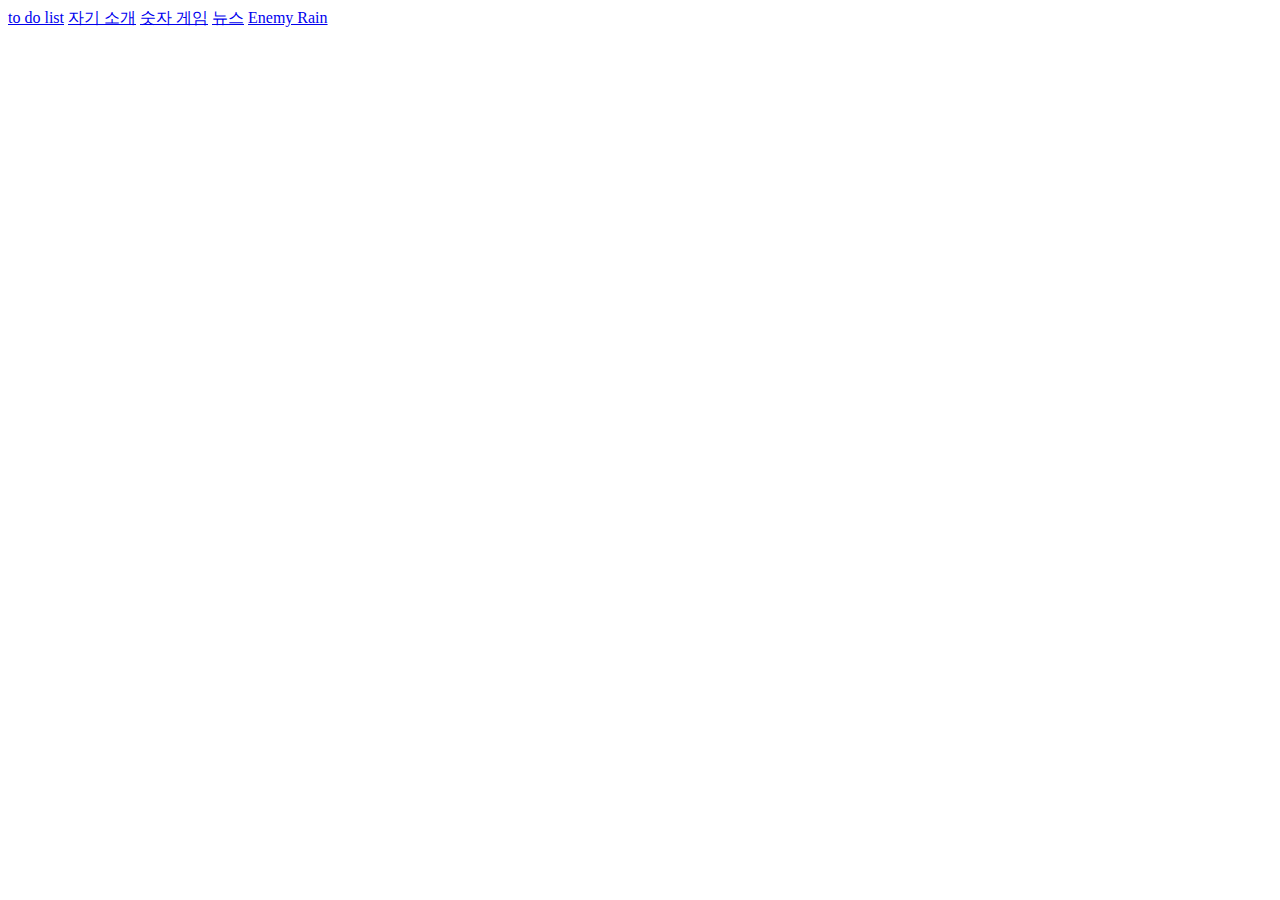
<file: index.html>
<!DOCTYPE html>
<html lang="en">
<head>
    <meta charset="UTF-8">
    <meta name="viewport" content="width=device-width, initial-scale=1.0">
    <title>Document</title>
</head>
<body>
    <a href="./todo/index.html">to do list</a>
    <a href="./introduce/index.html">자기 소개</a>
    <a href="./game2/game2.html">숫자 게임</a>
    <a href="./news/index.html">뉴스</a>
    <a href="./Enemy-rain/index.html">Enemy Rain</a>
</body>
</html>
</file>
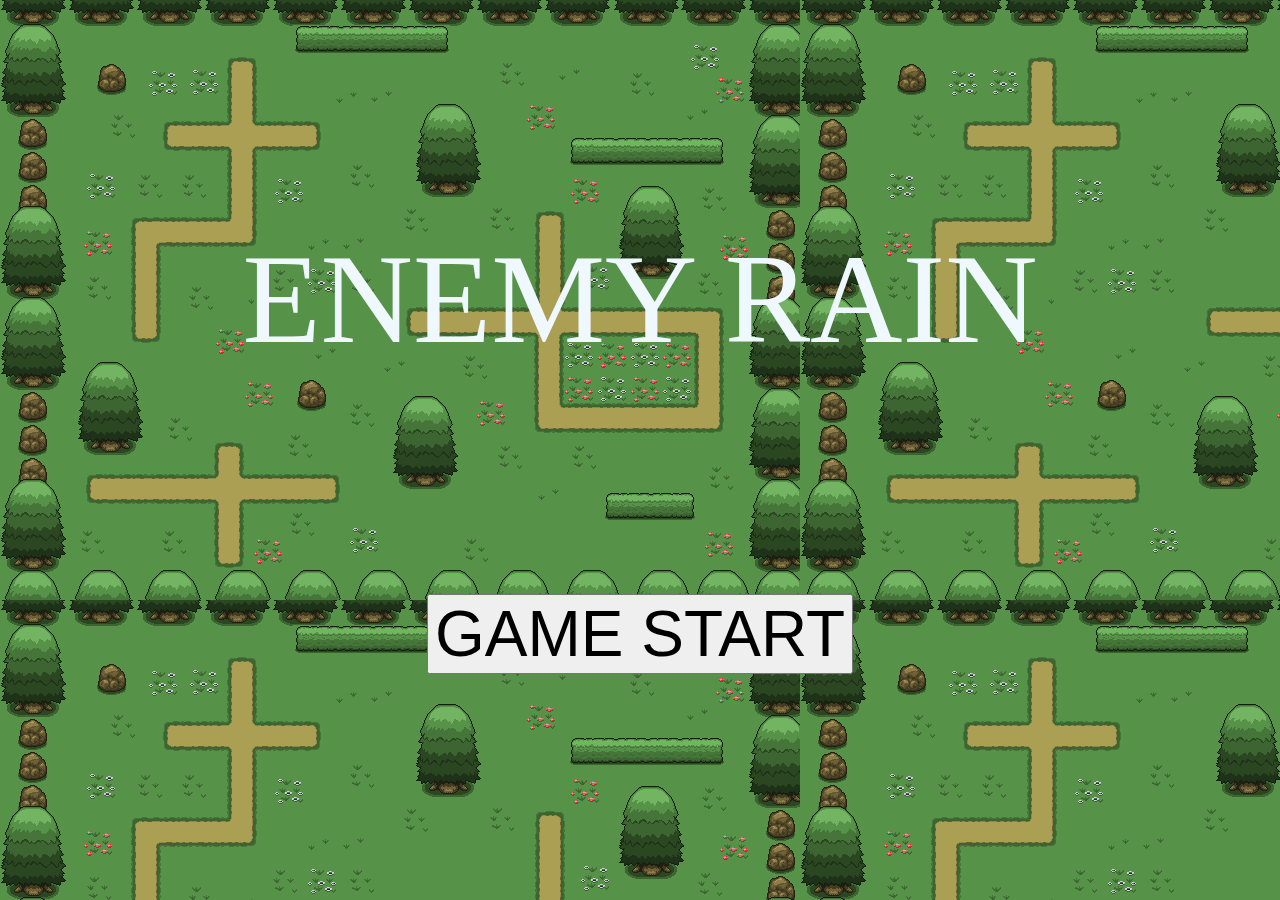
<file: Enemy-rain/index.html>
<!DOCTYPE html>
<html>
  <head>
    <meta charset="utf-8">
    <meta name="viewport" content="width=device-width">
    <title>repl.it</title>
    <link href="style.css" rel="stylesheet" type="text/css" />
  </head>
  <body>
    <div id="bg"></div>

    <script src="hero.js"></script>
    <script src="enemy.js"></script>
    <script src="init.js"></script>
  </body>
</html>
</file>
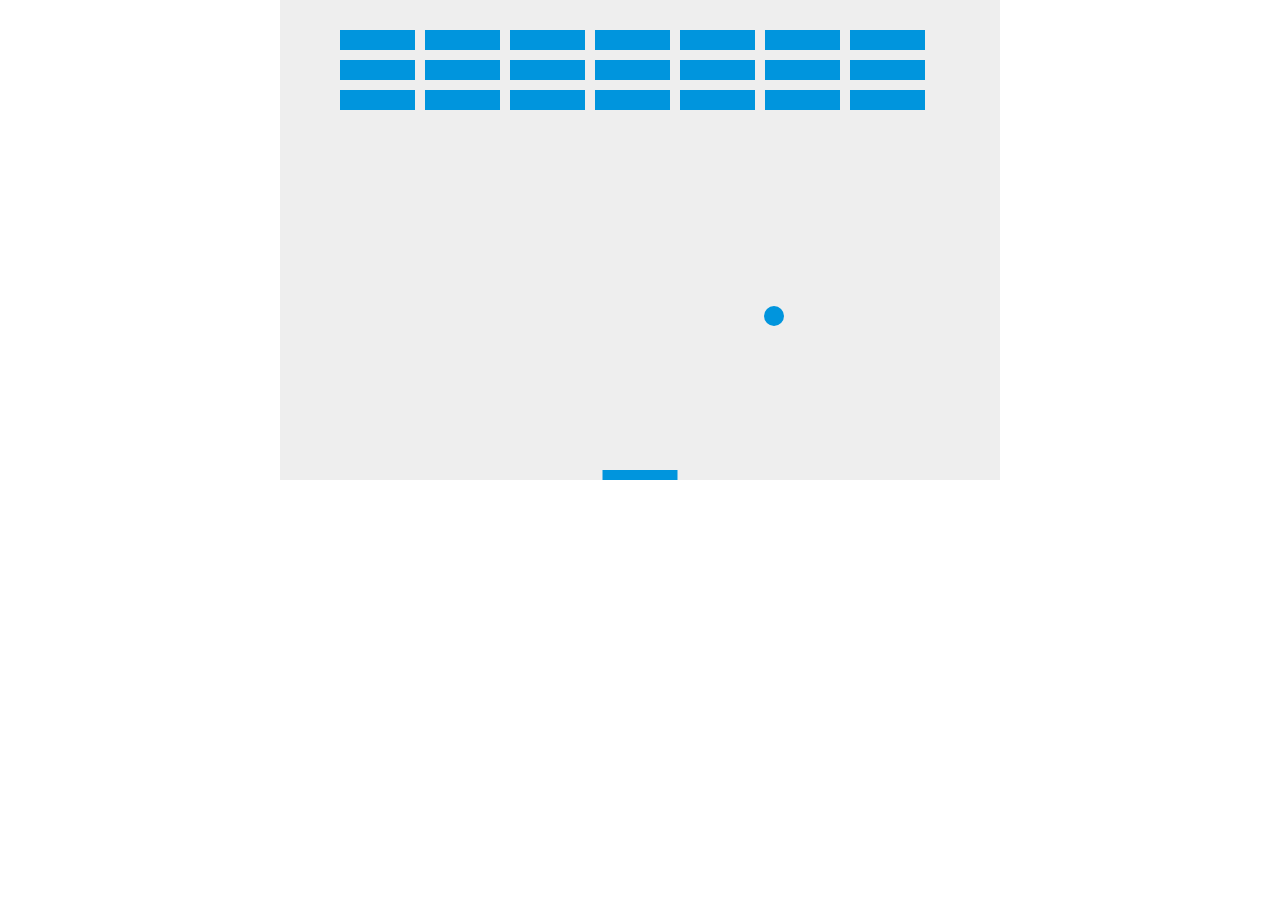
<file: htmlGame/index.html>
<!DOCTYPE html>
<html lang="en">
<head>
  <meta charset="UTF-8">
  <meta name="viewport" content="width=device-width, initial-scale=1.0">
  <title>Document</title>
  <link rel="stylesheet" href="./index.css"/>
</head>
<body>
  <canvas id="canvas" width="720" height="480"></canvas>

  <script src="./init.js"></script>
  <script src="./drawBall.js"></script>
  <script src="./drawPaddle.js"></script>
  <script src="./drawBricks.js"></script>
  <script src="./collision.js"></script>
</body>
</html>
</file>
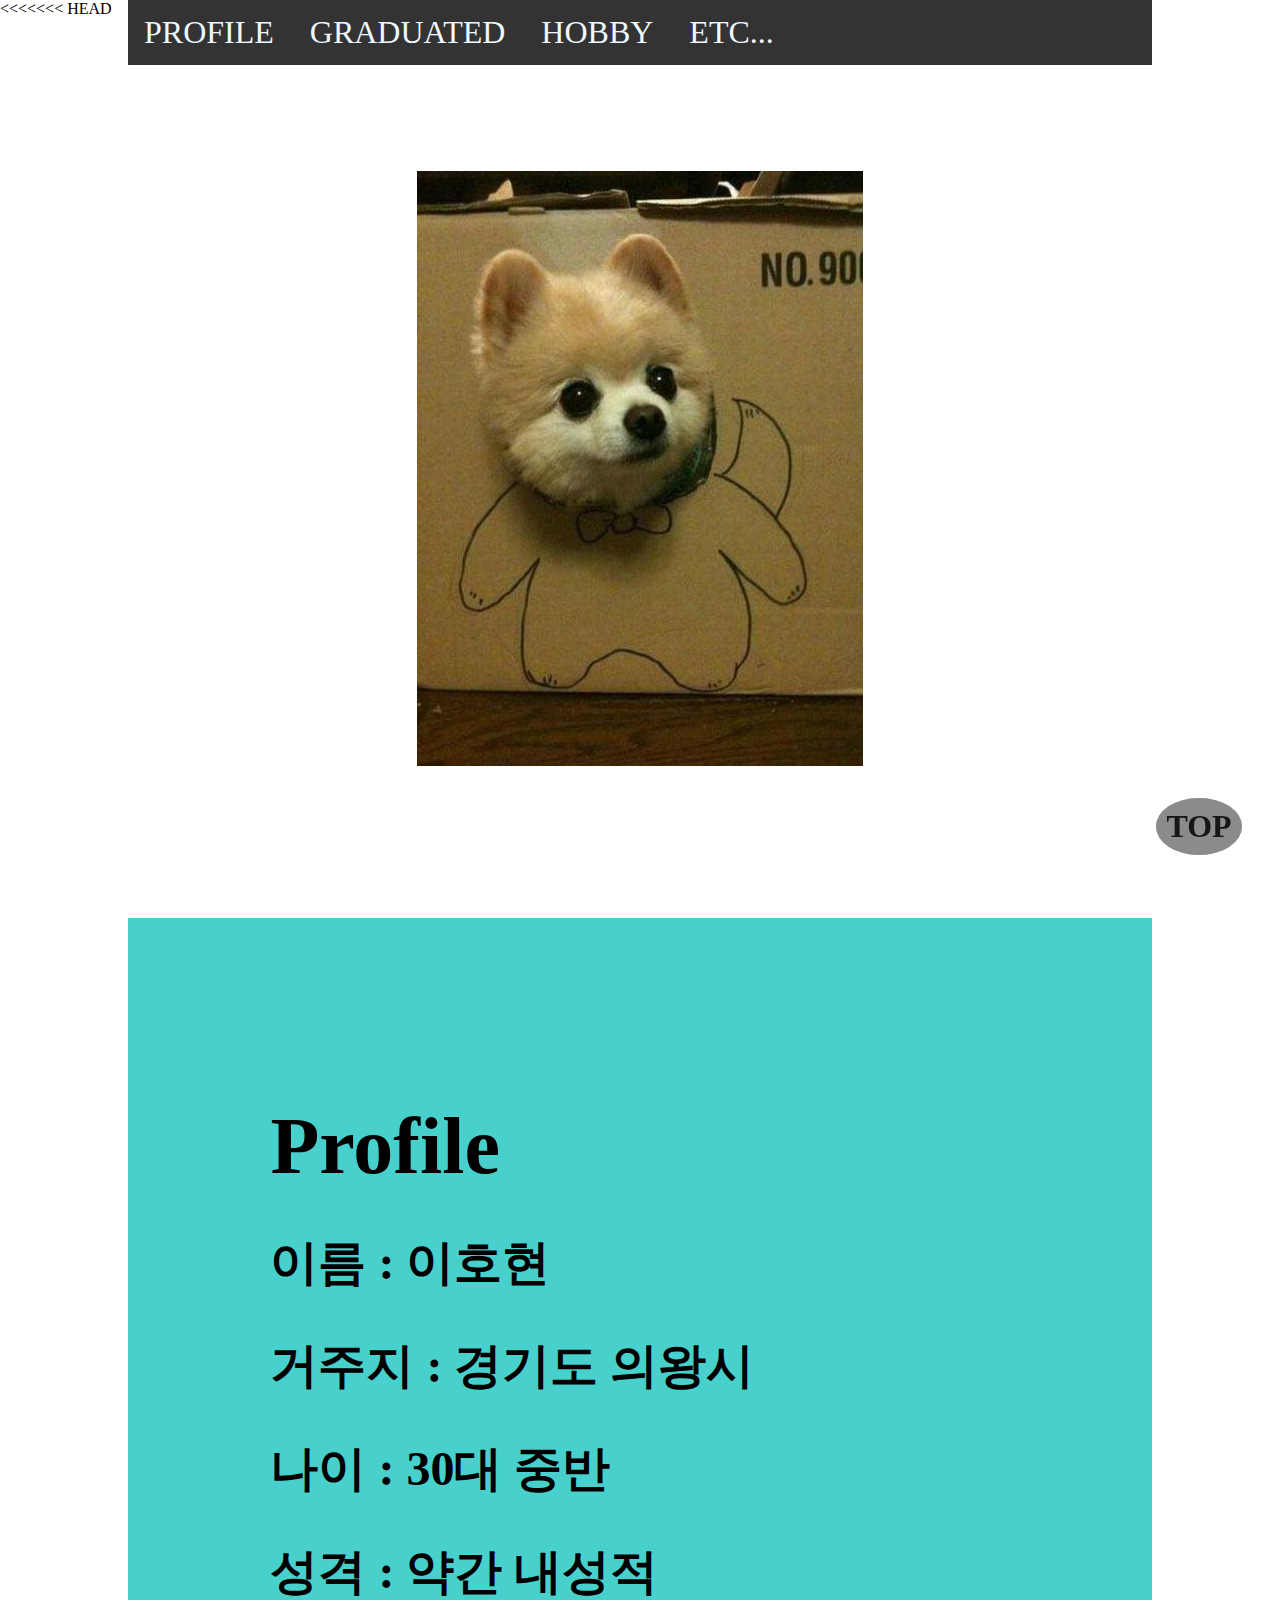
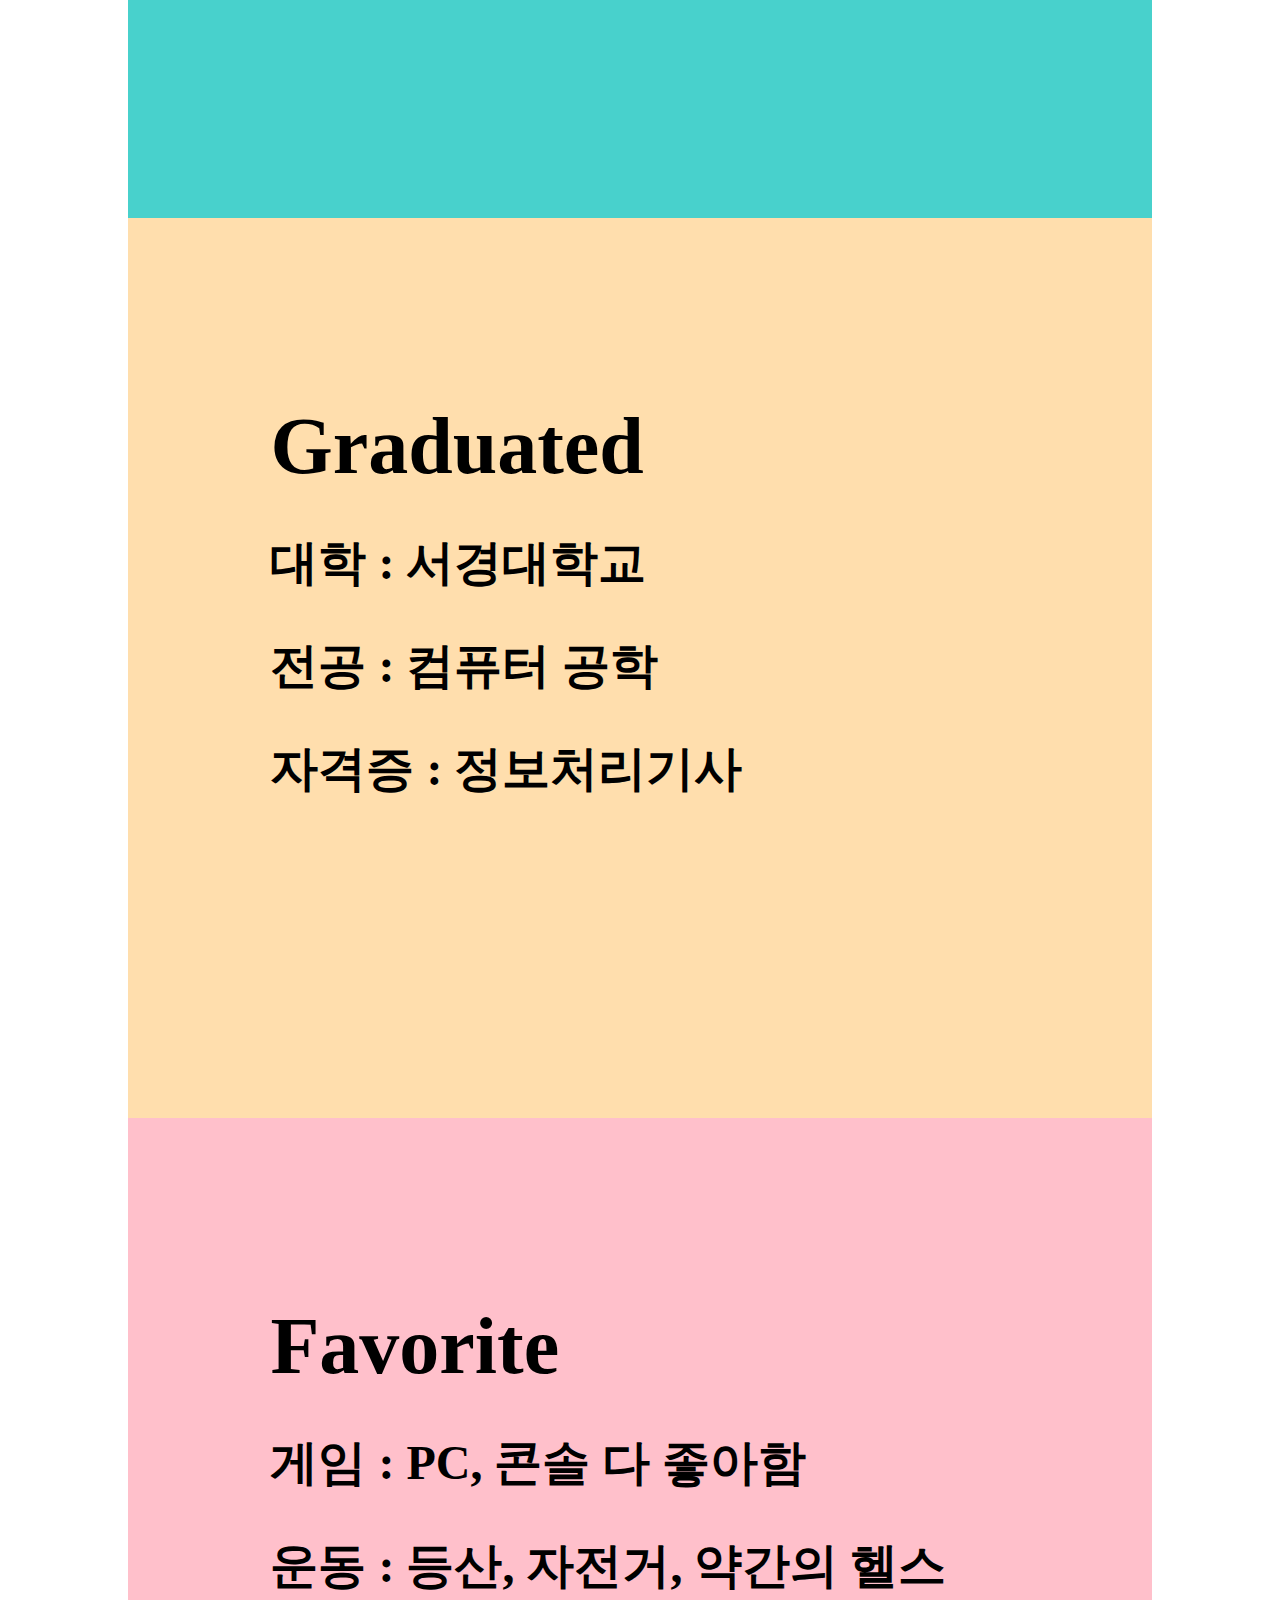
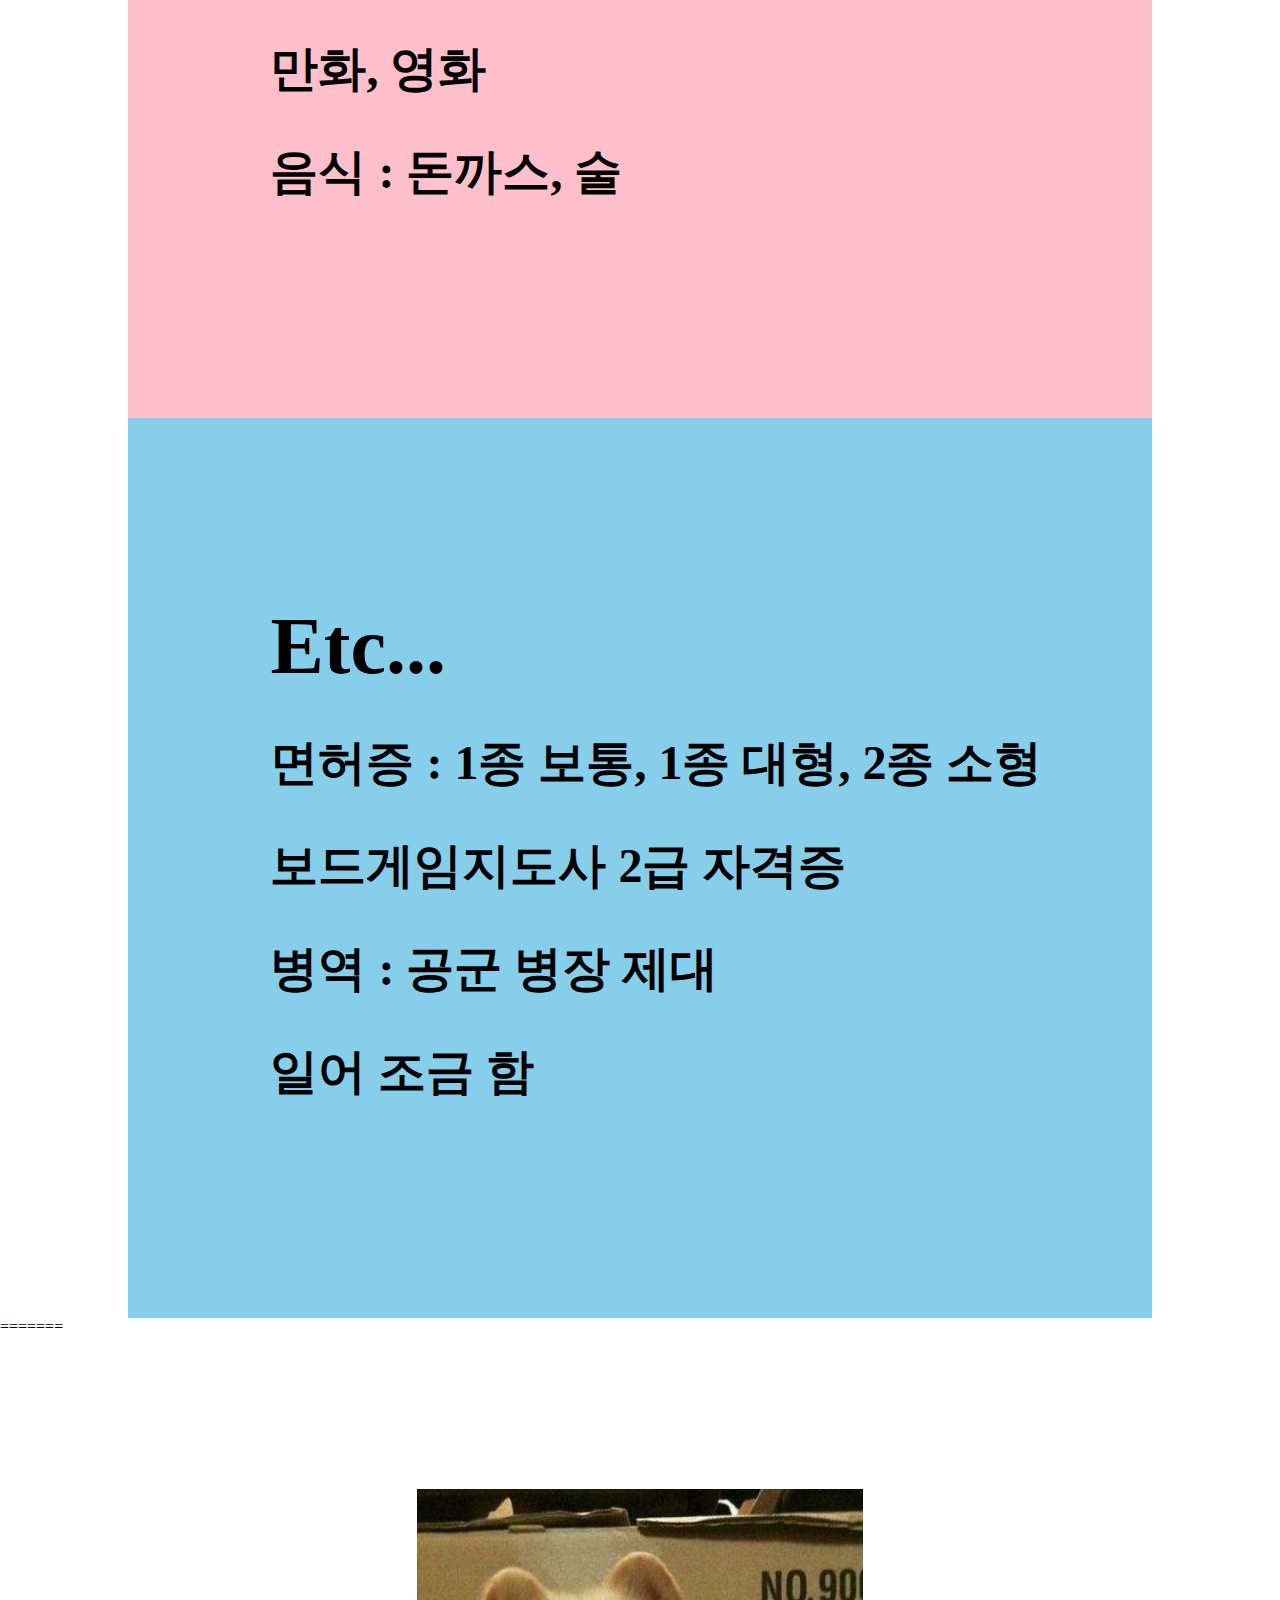
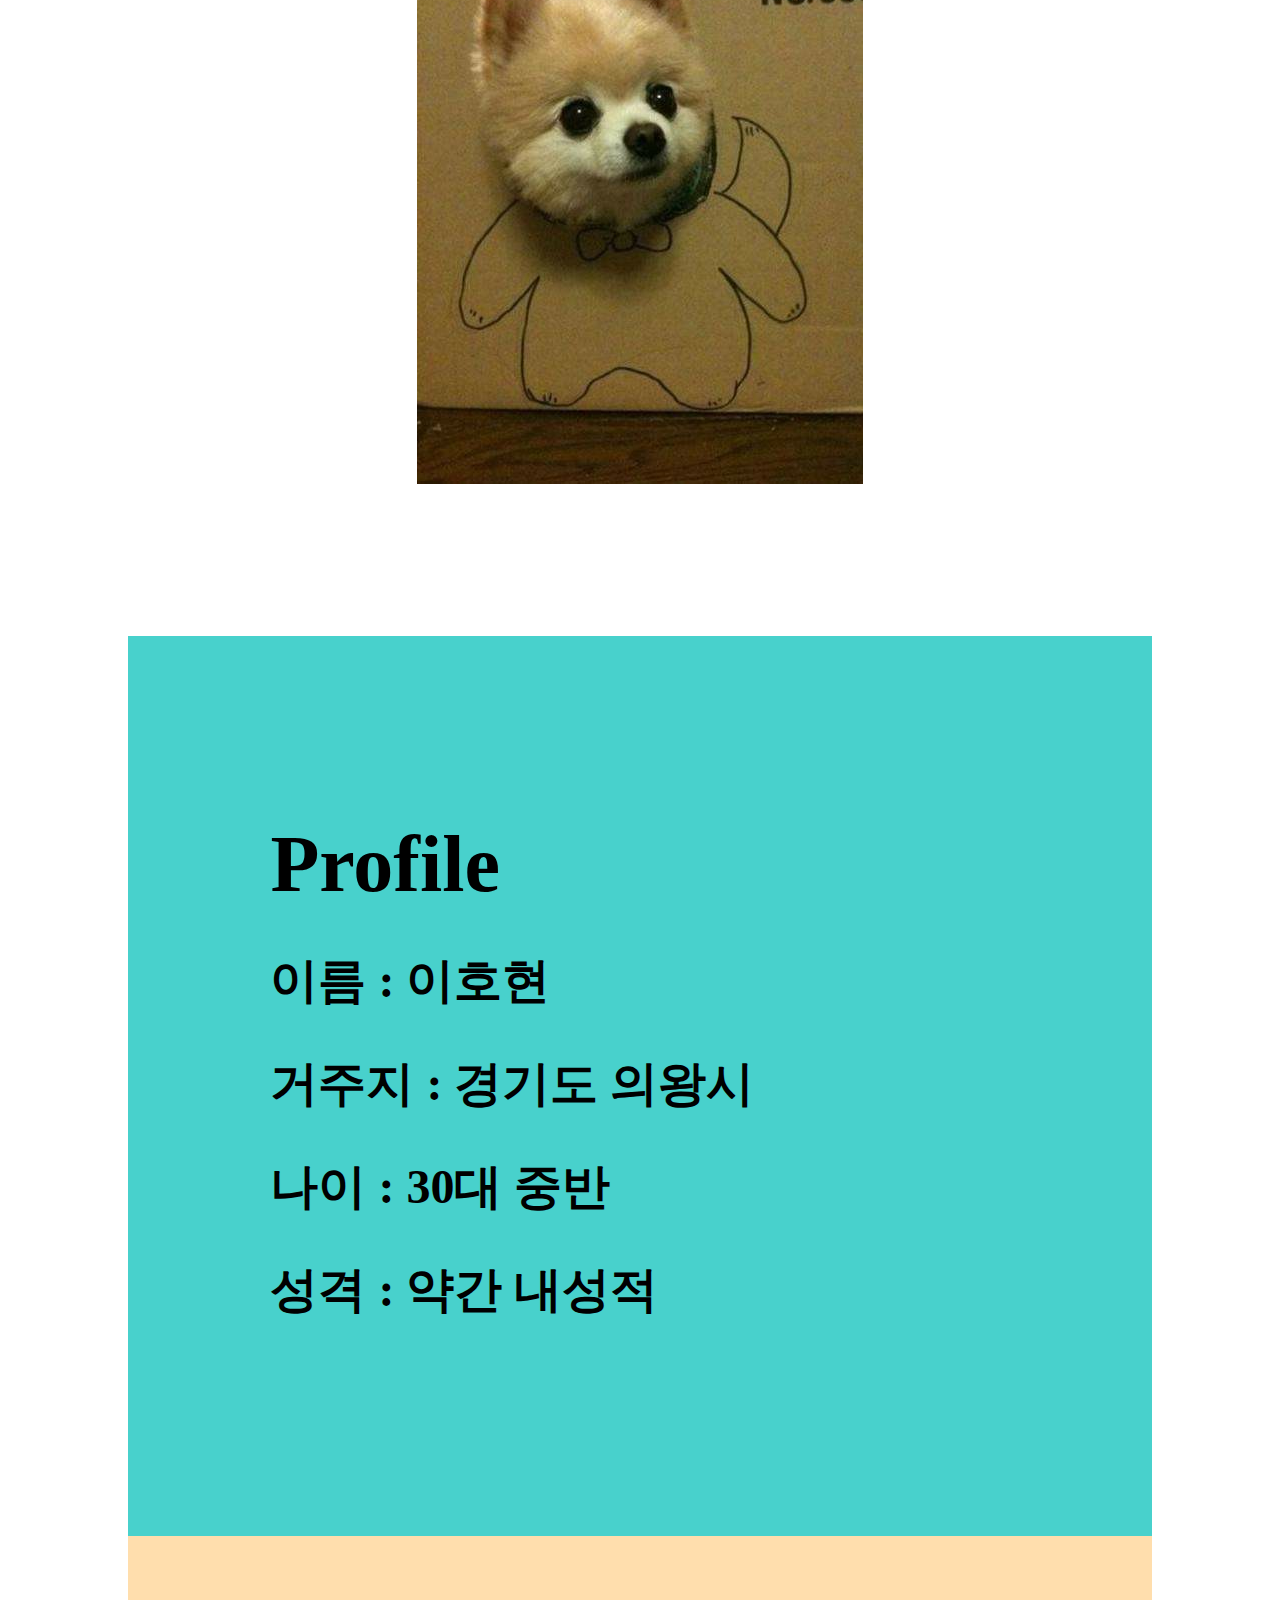
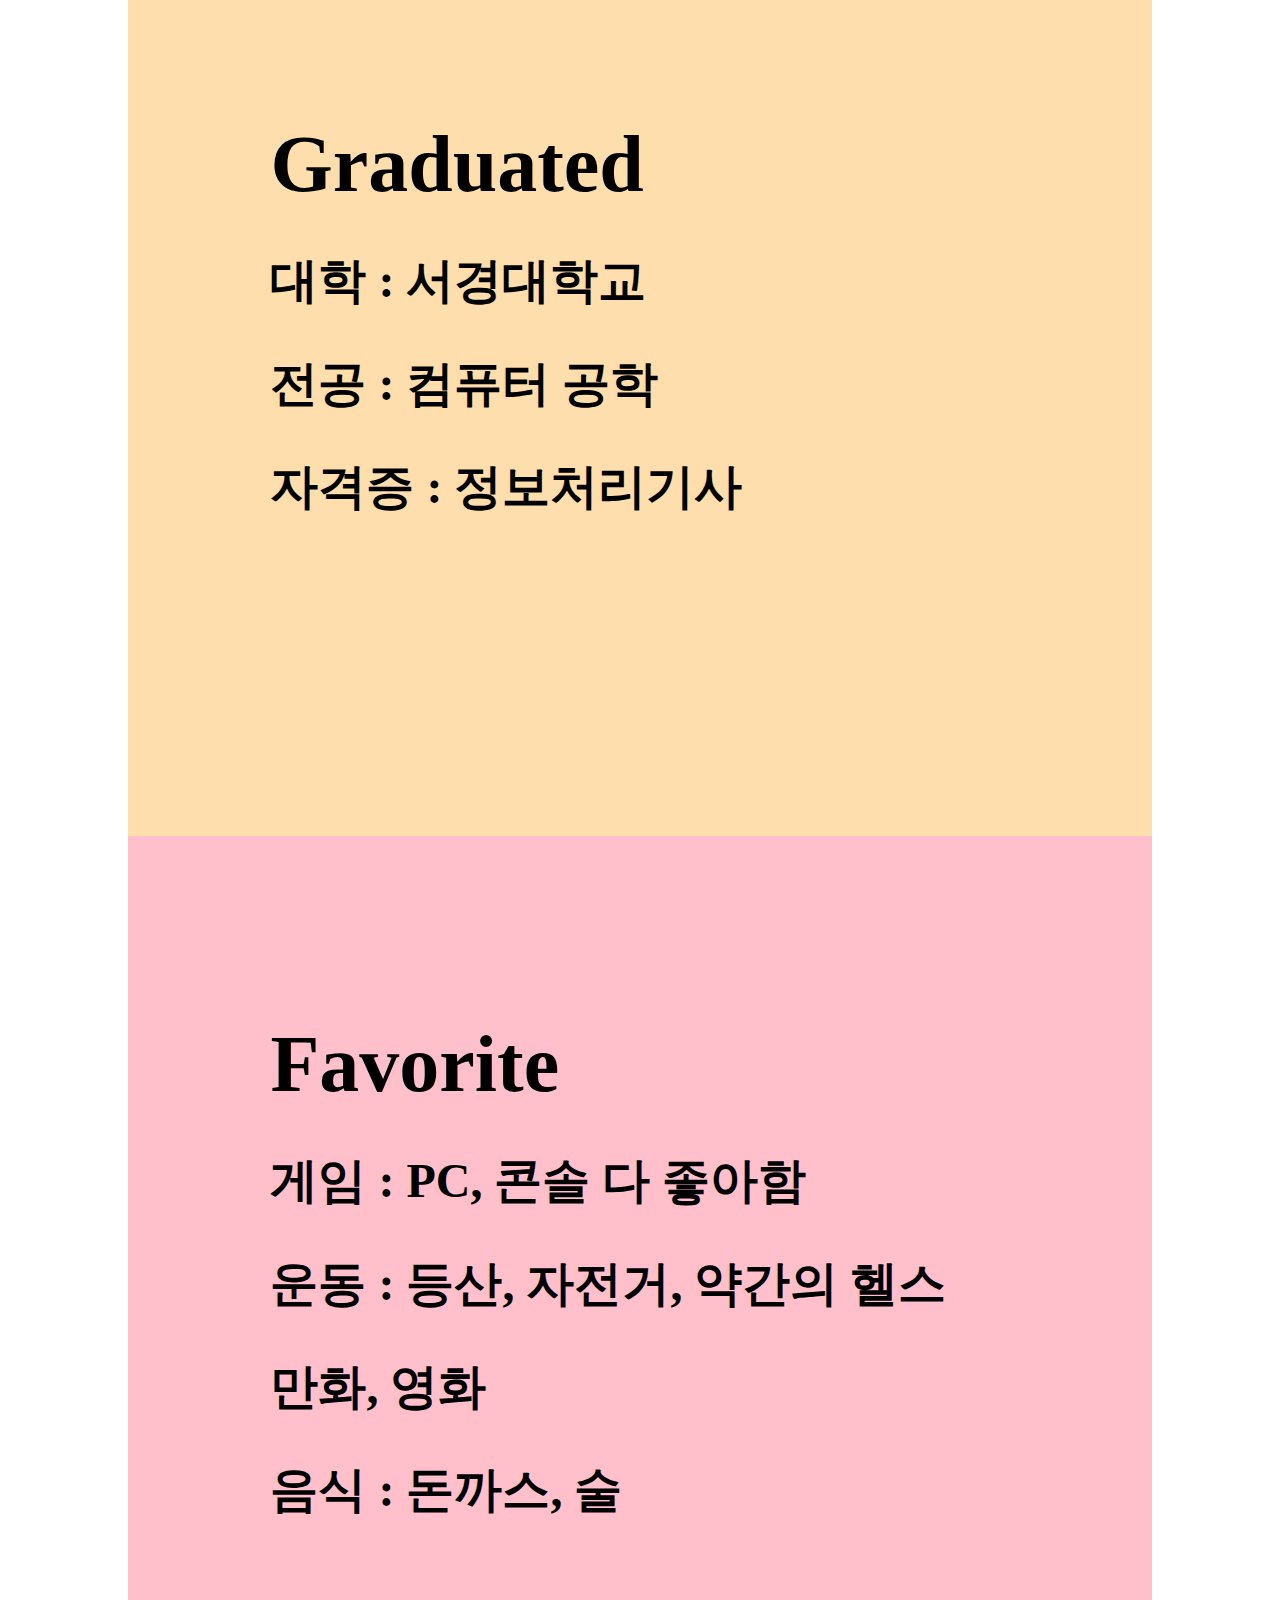
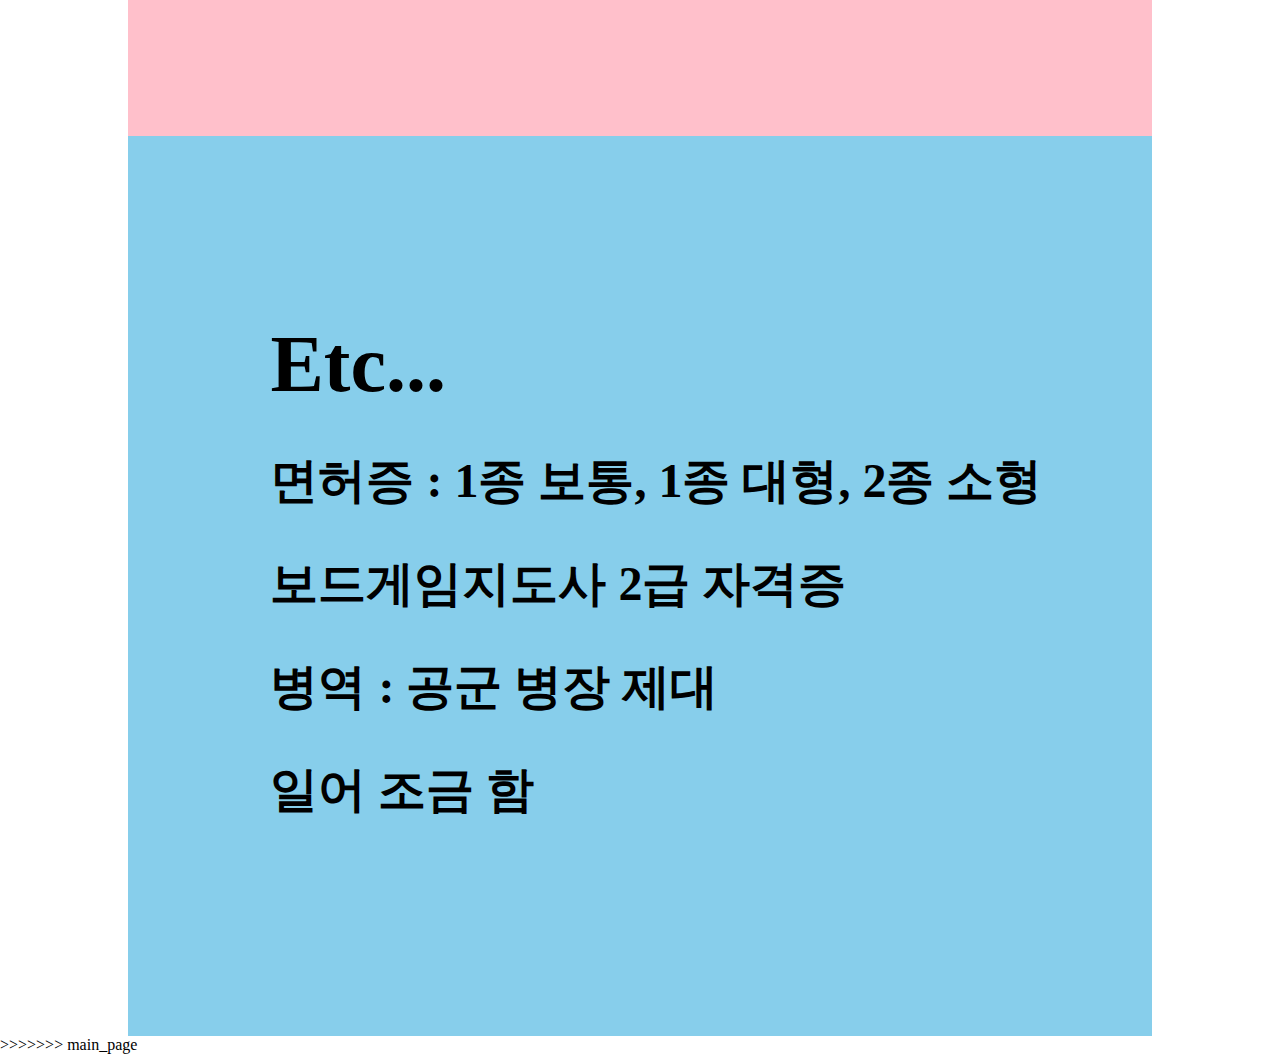
<file: introduce/index.html>
<<<<<<< HEAD
<!DOCTYPE html>
<html lang="en">
<head>
    <meta charset="UTF-8">
    <meta name="viewport" content="width=device-width, initial-scale=1.0">
    <link rel="stylesheet" href="./index.css" />
    <title>Document</title>
</head>
<body>
    <header>
        <ul class="nav">
            <li><a href="#profile">PROFILE</a></li>
            <li><a href="#graduated">GRADUATED</a></li>
            <li><a href="#favorite">HOBBY</a></li>
            <li><a href="#etc">ETC...</a></li>
        </ul>
        <div class="container">
            <div class="img-container">
                <img class="picture" src="./img/dog.jpg" />
            </div>
        </div>
    </header>
    <div class="contents">
        <div id="profile" class="container">
            <div class="content-box">
                <ul>
                    <li>Profile</li>
                    <li>이름 : 이호현</li>
                    <li>거주지 : 경기도 의왕시</li>
                    <li>나이 : 30대 중반</li>
                    <li>성격 : 약간 내성적</li>
                </ul>
            </div>
        </div>
        <div id="graduated" class="container">
            <div class="content-box">
                <ul>
                    <li>Graduated</li>
                    <li>대학 : 서경대학교</li>
                    <li>전공 : 컴퓨터 공학</li>
                    <li>자격증 : 정보처리기사</li>
                </ul>
            </div>
        </div>
        <div id="favorite" class="container">
            <div class="content-box">
                <ul>
                    <li>Favorite</li>
                    <li>게임 : PC, 콘솔 다 좋아함</li>
                    <li>운동 : 등산, 자전거, 약간의 헬스</li>
                    <li>만화, 영화</li>
                    <li>음식 : 돈까스, 술</li>
                </ul>
            </div>
        </div>
        <div id="etc" class="container">
            <div class="content-box">
                <ul>
                    <li>Etc...</li>
                    <li>면허증 : 1종 보통, 1종 대형, 2종 소형</li>
                    <li>보드게임지도사 2급 자격증</li>
                    <li>병역 : 공군 병장 제대</li>
                    <li>일어 조금 함</li>
                </ul>
            </div>
        </div>
    </div>
    <div class="btn-top">
        <a href="#">TOP</a>
    </div>
</body>
=======
<!DOCTYPE html>
<html lang="en">
<head>
    <meta charset="UTF-8">
    <meta name="viewport" content="width=device-width, initial-scale=1.0">
    <link rel="stylesheet" href="./index.css" />
    <title>Document</title>
</head>
<body>
    <header>
        <ul class="nav">
            <li><a href="#profile">PROFILE</a></li>
            <li><a href="#graduated">GRADUATED</a></li>
            <li><a href="#favorite">HOBBY</a></li>
            <li><a href="#etc">ETC...</a></li>
        </ul>
        <div class="container">
            <div class="img-container">
                <img class="picture" src="./img/dog.jpg" />
            </div>
        </div>
    </header>
    <div class="contents">
        <div id="profile" class="container">
            <div class="content-box">
                <ul>
                    <li>Profile</li>
                    <li>이름 : 이호현</li>
                    <li>거주지 : 경기도 의왕시</li>
                    <li>나이 : 30대 중반</li>
                    <li>성격 : 약간 내성적</li>
                </ul>
            </div>
        </div>
        <div id="graduated" class="container">
            <div class="content-box">
                <ul>
                    <li>Graduated</li>
                    <li>대학 : 서경대학교</li>
                    <li>전공 : 컴퓨터 공학</li>
                    <li>자격증 : 정보처리기사</li>
                </ul>
            </div>
        </div>
        <div id="favorite" class="container">
            <div class="content-box">
                <ul>
                    <li>Favorite</li>
                    <li>게임 : PC, 콘솔 다 좋아함</li>
                    <li>운동 : 등산, 자전거, 약간의 헬스</li>
                    <li>만화, 영화</li>
                    <li>음식 : 돈까스, 술</li>
                </ul>
            </div>
        </div>
        <div id="etc" class="container">
            <div class="content-box">
                <ul>
                    <li>Etc...</li>
                    <li>면허증 : 1종 보통, 1종 대형, 2종 소형</li>
                    <li>보드게임지도사 2급 자격증</li>
                    <li>병역 : 공군 병장 제대</li>
                    <li>일어 조금 함</li>
                </ul>
            </div>
        </div>
    </div>
    <div class="btn-top">
        <a href="#">TOP</a>
    </div>
</body>
>>>>>>> main_page
</html>
</file>
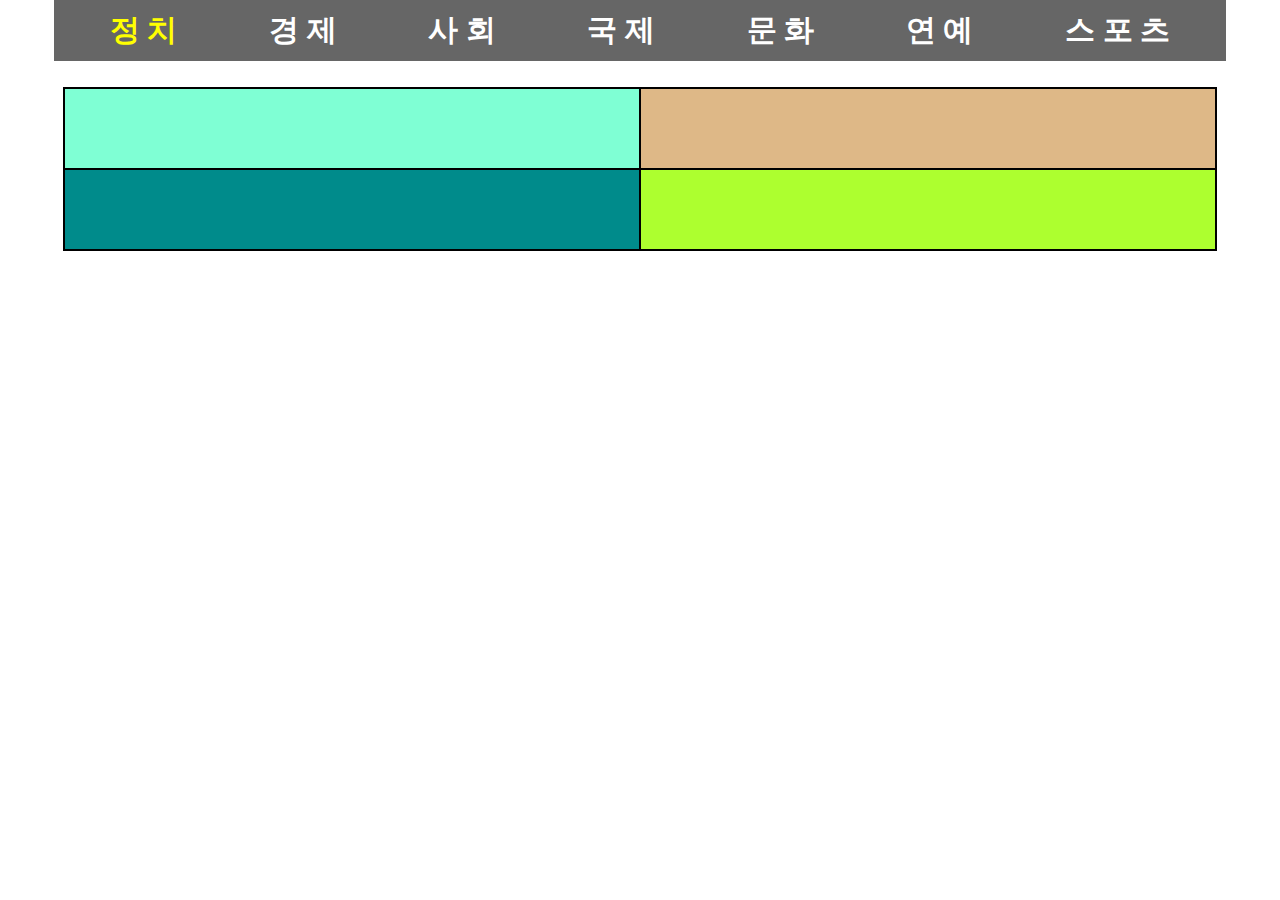
<file: news/index.html>
<!DOCTYPE html>
<html lang="en">
<head>
    <meta charset="UTF-8">
    <meta name="viewport" content="width=device-width, initial-scale=1.0">
    <title>News</title>
    <link rel="stylesheet" href="./index.css" />
</head>
<body>
    <header>
        <ul class="categoryList">
        </ul>
    </header>
    <div class="contents">
        <div class="content1">
            <h1></h1>
            <span></span>
            <a target="_blank"></a>
        </div>
        <div class="content2">
            <h1></h1>
            <span></span>
            <a target="_blank"></a>
        </div>
        <div class="content3">
            <h1></h1>
            <span></span>
            <a target="_blank"></a>
        </div>
        <div class="content4">
            <h1></h1>
            <span></span>
            <a target="_blank"></a>
        </div>
    </div>
    <div class="paging"></div>

    <script src="./xmlparse.js"></script>
</body>
</html>
</file>
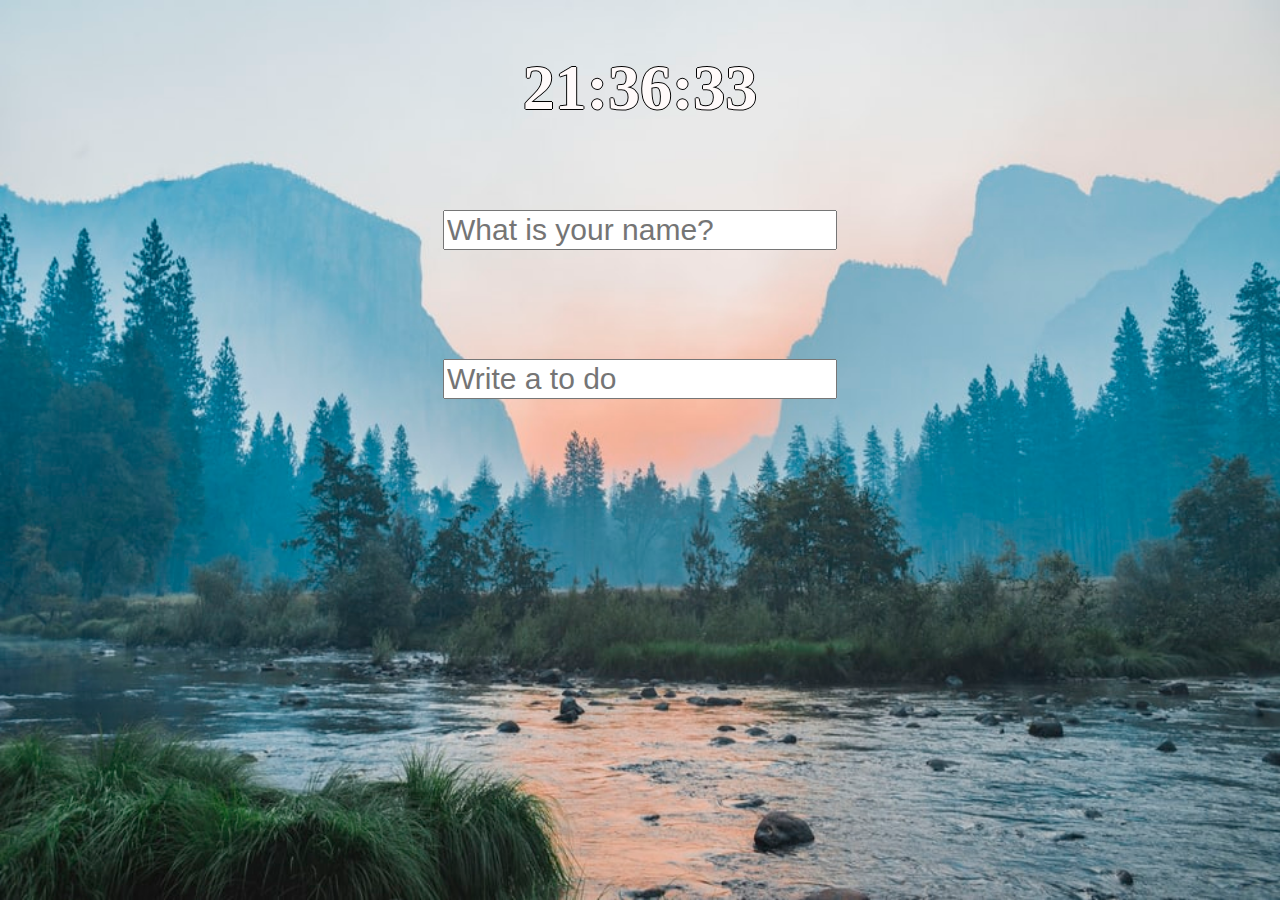
<file: todo/index.html>
<!DOCTYPE html>
<html lang="en">
<head>
    <meta charset="UTF-8">
    <meta name="viewport" content="width=device-width, initial-scale=1.0">
    <link rel="stylesheet" href="./index.css" />
    <title>Document</title>
</head>
<body>
    <div class="js-clock clock">
        <h1>00:00</h1>
    </div>
    <form class="js-form form">
        <input type="text" placeholder="What is your name?" />
    </form>
    <h4 class="js-greetings greetings"></h4>
    <form class="js-todoForm">
        <input type="text" placeholder="Write a to do" />
    </form>
    <ul class="js-todoList todoList">
    </ul>
    <div class="js-weather weather"></div>

    <script src="./clock.js"></script>
    <script src="./greeting.js"></script>
    <script src="./todo.js"></script>
    <script src="./bg.js"></script>
    <script src="./weather.js"></script>
</body>
</html>
</file>
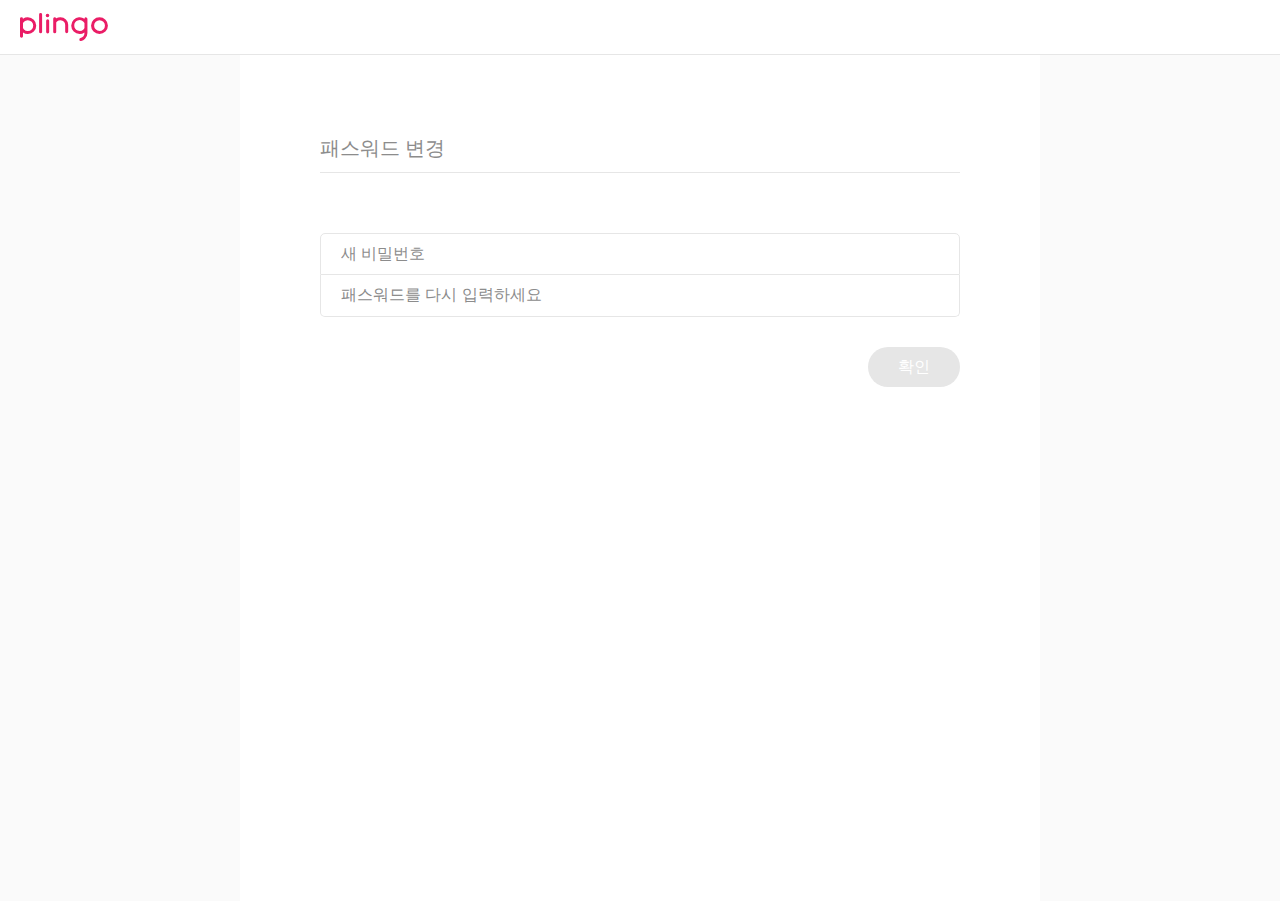
<file: reset.html>
<!DOCTYPE html>
<html lang="en">
<head>
  <meta charset="UTF-8">
  <meta http-equiv="X-UA-Compatible" content="IE=edge">
  <meta name="viewport" content="width=device-width, initial-scale=1.0">
  <link rel="stylesheet" href="./reset.css"/>
  <title>Document</title>
</head>
<body>
  <header>
    <svg class="plingo" cal xmlns="http://www.w3.org/2000/svg" viewBox="0 0 112.8 36">
      <path fill="#ea1d66" style="fill-rule:evenodd" d="M14.91,21.07a6.71,6.71,0,0,1-4.9,2,6.71,6.71,0,0,1-4.9-2,7.16,7.16,0,0,1-1.26-1.69V13a7.35,7.35,0,0,1,1.26-1.7,6.71,6.71,0,0,1,4.9-2,6.71,6.71,0,0,1,4.9,2,6.71,6.71,0,0,1,2,4.9,6.71,6.71,0,0,1-2,4.9M10.1,5.39A10.4,10.4,0,0,0,3.85,7.3h0A1.92,1.92,0,0,0,0,7.53H0V29.65a1.93,1.93,0,1,0,3.85.09V25A10.31,10.31,0,0,0,10,27a10.38,10.38,0,0,0,7.67-3.2,10.7,10.7,0,0,0,3.11-7.58,10.38,10.38,0,0,0-3.15-7.62A10.74,10.74,0,0,0,10.1,5.39M26.41,0a1.92,1.92,0,0,0-1.93,1.92h0V24.26a1.93,1.93,0,0,0,3.85,0V1.92A1.92,1.92,0,0,0,26.41,0m9.05,8.14a1.92,1.92,0,0,0-1.93,1.92v14.2a1.92,1.92,0,0,0,1.93,1.92h0a1.92,1.92,0,0,0,1.92-1.92h0V10.06a1.92,1.92,0,0,0-1.92-1.92h0M35.27,1h0a2.33,2.33,0,0,0,0,4.66h0a2.33,2.33,0,0,0,0-4.66M51.82,5.39a9.65,9.65,0,0,0-5.39,1.54L46.35,7a1.92,1.92,0,0,0-3.77.54V24.26a1.93,1.93,0,0,0,3.85,0V12.38a6.53,6.53,0,0,1,1-1.35,6.16,6.16,0,0,1,9,.35,6.07,6.07,0,0,1,1.49,4v8.85a1.93,1.93,0,0,0,3.85,0h0V15.4a9.64,9.64,0,0,0-2.92-7.08,9.65,9.65,0,0,0-7.09-2.93m55,15.68A6.93,6.93,0,0,1,95,16.17a6.93,6.93,0,0,1,13.86,0,6.69,6.69,0,0,1-2,4.9M109.5,8.55a10.78,10.78,0,0,0-15.25,0,10.38,10.38,0,0,0-3.15,7.62,10.42,10.42,0,0,0,3.15,7.63,10.8,10.8,0,0,0,15.25,0,10.39,10.39,0,0,0,3.16-7.63,10.35,10.35,0,0,0-3.16-7.62M82.63,19.38a7.49,7.49,0,0,1-1.27,1.69,6.94,6.94,0,0,1-11.83-4.9,6.93,6.93,0,0,1,11.83-4.9A7.33,7.33,0,0,1,82.63,13ZM84.55,5.61a1.92,1.92,0,0,0-1.9,1.68h0A10.83,10.83,0,0,0,68.81,8.58a10.76,10.76,0,0,0-3.13,7.59,10.39,10.39,0,0,0,3.16,7.62A10.71,10.71,0,0,0,76.37,27,10.36,10.36,0,0,0,82.63,25v.74a6.56,6.56,0,0,1-5.06,6.41,1.91,1.91,0,0,0-1.48,1.87h0A1.92,1.92,0,0,0,78.38,36a10.06,10.06,0,0,0,5-2.81,10.69,10.69,0,0,0,3.06-7.58v-18a1.93,1.93,0,0,0-1.93-1.92Z"></path>
    </svg>
  </header>
  <div class="main">
    <div class="reset-container">
      <p class="reset-title">패스워드 변경</p>
      <div class="input-container">
        <input class="input border1" placeholder="새 비밀번호" type="password"/>
        <input class="input border2" placeholder="패스워드를 다시 입력하세요" type="password"/>
      </div>
      <div class="button-container">
        <button class="button">확인</button>
      </div>
    </div>
  </div>
</body>
</html>
</file>
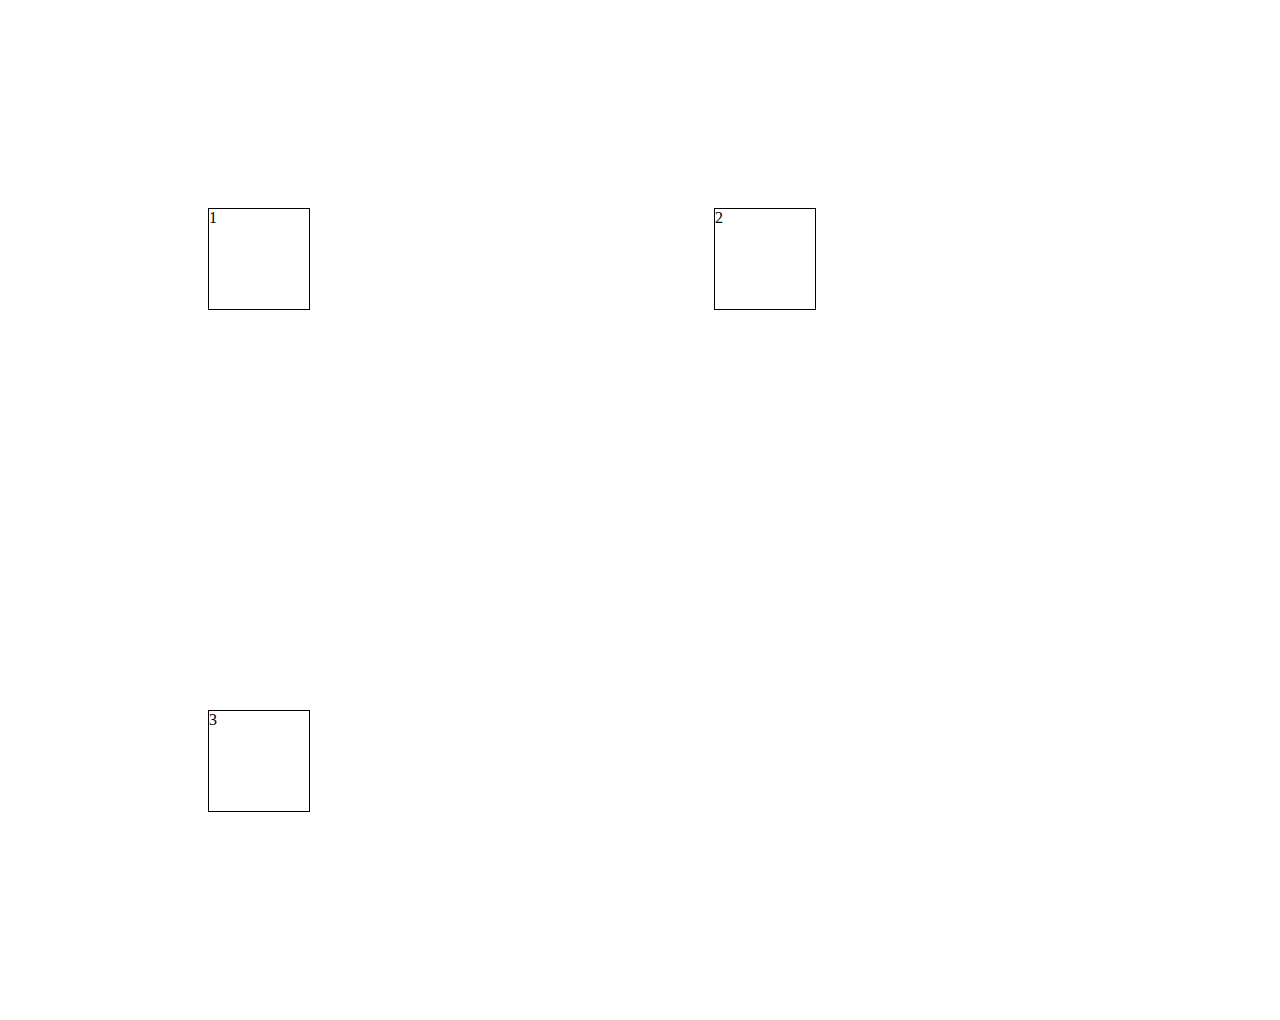
<file: test.html>
<!doctype html>
<html lang="ko">
  <head>
    <meta charset="utf-8">
    <title>CSS</title>
    <link rel="stylesheet" href="./test.css" />
  </head>
  <body>
    <div>1</div>
    <div>2</div>
    <div>3</div>
  </body>
</html>
</file>
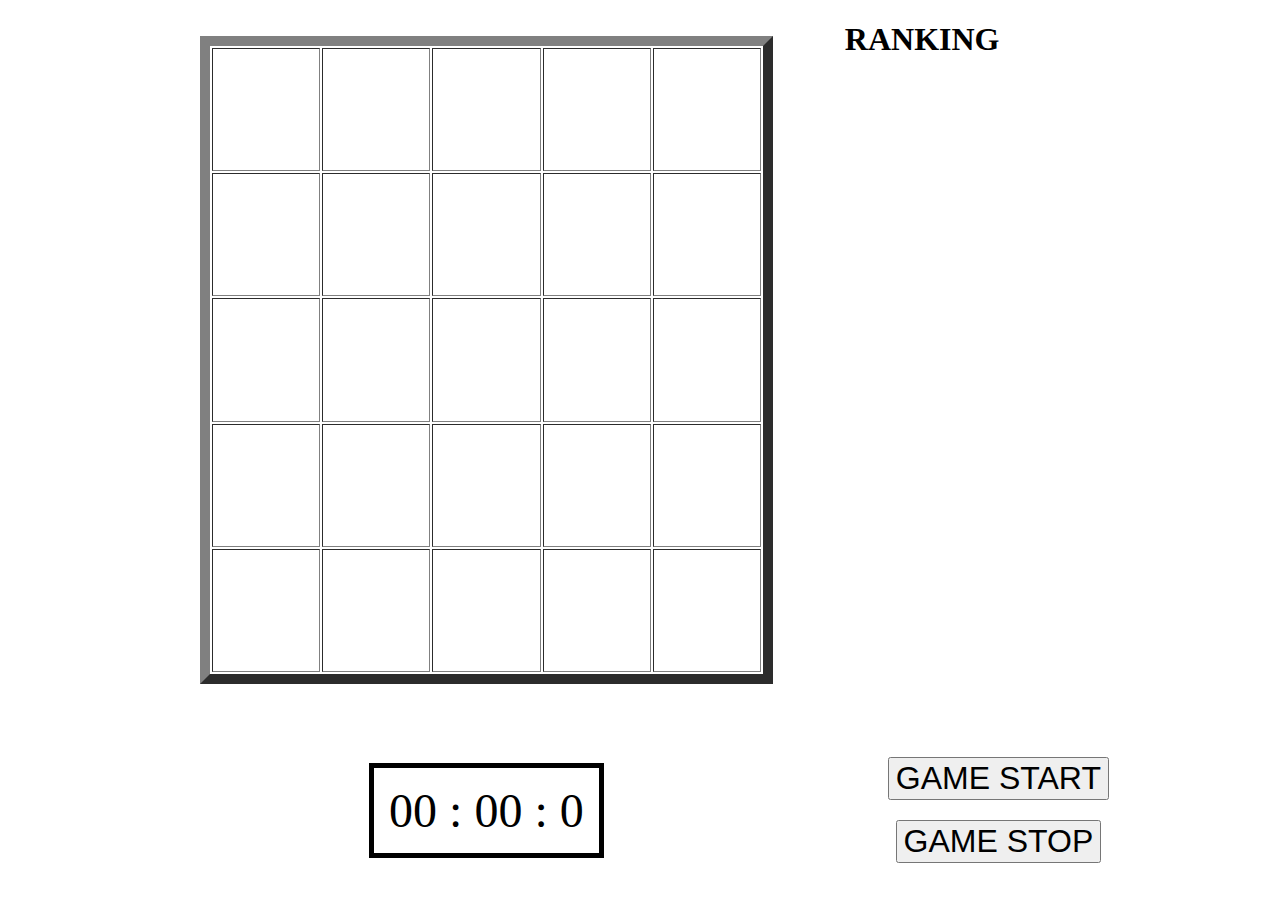
<file: game2/game2.html>
<!DOCTYPE html>
<html lang="en">
<head>
    <meta charset="UTF-8">
    <meta name="viewport" content="width=device-width, initial-scale=1.0">
    <link rel="stylesheet" href="./game2.css" />
    <title>Document</title>
</head>
<body>
    <div class="container">
        <div class="container-top">
            <div class="table-container">
                <div class="game-table">
                    <table class="table" border="10">
                    </table>
                </div>
            </div>
            <div class="ranking-container">
                <h1>RANKING</h1>
            </div>
        </div>
        <div class="container-bottom">
            <div class="timer">
                <div>00 : 00 : 0</div>
            </div>
            <div class="button-container">
                <button onclick="timerStart(); genRandomNum(); startGame();">GAME START</button>
                <button onclick="timerStop();">GAME STOP</button>
            </div>
        </div>
    </div>
    <div id="modal-container">
        <div>
            <div>숫자를 모두 찾았습니다.</div>
            <div class="record">기록 : </div>
            <div>
                <button onclick="modalOff();">닫 기</button>
            </div>
        </div>
    </div>

    <script src="./timer.js"></script>
    <script src="./setTable.js"></script>
    <script src="./gamePlaying.js"></script>
    <script src="./gameComplete.js"></script>
</body>
</html>
</file>
<file: Enemy-rain/style.css>
body {
  margin: 0;
  padding: 0;
}

#bg {
  width: 100%;
  height: 100vh;
  display: flex;
  justify-content: center;
  align-items: center;
  background: url("images/bg.png");
}

.initDiv {
  width: 100%;
  height: 60vh;
  position: absolute;
  display: flex;
  flex-direction: column;
  justify-content: space-around;
  align-items: center;
}

.gameName {
  font-size: 8rem;
  margin-top: 0;
  color: aliceblue;
}

.button {
  font-size: 4rem;
}

.button:hover {
  background-color: aquamarine;
}

.heroDiv {
  position: absolute;
  top: 50vh;
  left: 0;
  width: 35px;
  height: 54px;
  background: url("images/hero.png") 0 0;
}

.enemyDiv {
  position: absolute;
  width: 45px;
  height: 54px;
  background: url("images/enemy.png") 0 0;
}
</file>
<file: htmlGame/index.css>
* {
  padding: 0;
  margin: 0;
}

canvas {
  background: #eee;
  display: block;
  margin: 0 auto;
}
</file>
<file: introduce/index.css>
body{
    padding: 0;
    margin: 0;
}

.nav{
    position: fixed;
    top: 0;
    list-style: none;
    margin: 0;
    padding: 0;
    background-color: #333;
    width: 80%;
    margin-left: 10%;
    margin-right: 10%;
}

.nav li{
    display: inline-block;
}

.nav li a{
    display: block;
    color: aliceblue;
    text-align: center;
    padding: 14px 16px;
    font-size: 2rem;
    text-decoration: none;
}

.nav li a:hover{
    background-color: #111;
    color: #bbb;
}

.img-container{
    display: flex;
    align-items: center;
    width: fit-content;
    height: 100%;
    margin-left: auto;
    margin-right: auto;
}

.container{
    display: flex;
    align-items: center;
    height: 100vh;
    width: 80%;
    margin-left: 10%;
    margin-right: 10%;
}

.content-box{
    width: 80%;
    height: 70%;
    margin-left: auto;
    margin-right: auto;
}

.contents > div:nth-child(1){
    background: mediumturquoise;
}

.contents > div:nth-child(2){
    background: navajowhite;
}

.contents > div:nth-child(3){
    background: pink;
}

.contents > div:nth-child(4){
    background: skyblue;
}

.content-box li:nth-child(1){
    font-size: 5rem;
}

.content-box ul{
    list-style: none;
    font-size: 3rem;
    font-weight: bold;
}

.content-box li:nth-child(n + 1){
    margin-top: 5%;;
}

.btn-top{
    position: fixed;
    right: 3%;
    bottom: 5%;
    background: gray;
    opacity: 70%;
    padding: 10px;
    border-radius: 50%;
}
.btn-top a{
    color: black;
    font-size: 2rem;
    font-weight: bold;
    text-decoration: none;
}
</file>
<file: news/index.css>
body{
    padding: 0;
    margin: 0;
}

.categoryList{
    display: flex;
    justify-content: space-around;
    width: 90%;
    margin: auto;
    margin-bottom: 2%;
    background-color: #666;
    list-style: none;
    font-size: 30px;
    font-weight: bold;
    padding: 10px;
}

.categoryList li{
    display: inline-block;
    color: white;
}

.categoryList li:hover{
    cursor: pointer;
    color: seashell;
}

.contents{
    display: grid;
    grid-template-columns: 1fr  1fr;
  	grid-template-rows: 1fr 1fr;
    width: 90%;
    margin: auto;
    border: 1px solid black;
}

.contents div:nth-child(n){
    border: 1px solid black;
    padding: 5%;
    position: relative;
}

a{
    position: absolute;
    right: 2%;
    bottom: 2%;
}

.content1{
    background: aquamarine;
}
.content2{
    background: burlywood;
}
.content3{
    background: darkcyan;
}
.content4{
    background: greenyellow;
}

.paging{
    display: flex;
    justify-content: center;
    width: 80%;
    margin: 1.5% auto;
}

.paging button{
    font-size: 2rem;
    width: 5%;
    margin: 0 1%;
}

span{
    font-size: 1.5rem;
}
</file>
<file: todo/index.css>
body{
    background: #444;
    color: snow;
    text-shadow: -1px 0 black, 0 1px black, 1px 0 black, 0 -1px black;
    display: flex;
    flex-direction: column;
    align-items: center;
    justify-content: center;
}

input{
    font-size: 30px;
}

.form, .greetings{
    display: none;
    font-size: 5rem;
    margin: 0 0 100px 0;
}

.greetings:hover{
    cursor: pointer;
}

.showing{
    display: block;
}

@keyframes fadeIn{
    from{
        opacity: 0;
    }
    to{
        opacity: 1;
    }
}

.bgImage{
    position: absolute;
    top: 0;
    left: 0;
    width: 100%;
    height: 100%;
    z-index: -1;
    animation: fadeIn .5s linear;
}

.clock{
    font-weight: bold;
    font-size: 2rem;
}

.todoList{
    font-weight: bold;
    font-size: 3rem;
    padding: 0;
}

.todoList li{
    display: flex;
    align-items: center;
}

.todoList span{
    margin-right: 2rem;
}

.todoList button{
    font-size: 1.5rem;
    height: 50%;
}

.weather{
    position: fixed;
    font-weight: bold;
    top: 2%;
    right: 2%;
    font-size: 3rem;
}

@media screen and (max-width: 600px){
    .greetings{
        font-size: 3rem;
    }

    .clock{
        font-size: 2rem;
    }

    .weather{
        top: auto;
        bottom:2%;
        right: auto;
        font-weight: bold;
        font-size: 2rem;
    }
}
</file>
<file: test.css>
div {
  display: inline-block;
  width: 100px;
  height: 100px;
  border: 1px solid black;
  /* padding: 200px 200px; */
  margin: 200px 200px;
}
</file>
<file: game2/game2.css>
body{
    margin: 0;
    padding: 0;
    width: 100%;
    height: 100vh;
}

.container{
    width: 80%;
    height: 100%;
    margin-left: auto;
    margin-right: auto;
}

.container-top{
    display: flex;
    flex-direction: row;
    width: 100%;
    height: 80%;
}

.container-bottom{
    display: flex;
    flex-direction: row;
    width: 100%;
    height: 20%;
}

.table-container{
    display: flex;
    justify-content: center;
    align-items: center;
    width: 70%;
    height: 100%;
}

.ranking-container{
    width: 30%;
    height: 100%;
}

.game-table{
    width: 80%;
    height: 90%;
}

.table{
    width: 100%;
    height: 100%;
    text-align: center;
    font-size: 3rem;
    font-weight: bold;
}

.table td{
    width: 20%;
    height: 20%;
}

.setNum:hover{
    cursor: pointer;
}

.timer{
    display: flex;
    justify-content: center;
    align-items: center;
    width: 70%;
    height: 100%;
}

.timer div{
    font-size: 3rem;
    border: 5px black solid;
    padding: 15px;
}

.button-container{
    display: flex;
    flex-direction: column;
    justify-content: center;
    align-items: center;
    width: 30%;
    height: 100%;
}

.button-container button{
    font-size: 2rem;
    margin: 10px;
}

#modal-container{
    position: fixed;
    display: none;
    top: 0;
    left: 0;
    width: 100%;
    height: 100%;
    background-color: rgba(0, 0, 0, 0.8);
}

#modal-container > div{
    position: absolute;
    display: flex;
    flex-direction: column;
    align-items: center;
    justify-content: center;
    width: 50%;
    height: 50%;
    top: 25%;
    left: 25%;
    background: pink;
}

#modal-container > div div{
    margin: 10px;
    font-size: 3rem;
    font-weight: bold;
}

#modal-container button{
    font-size: 2rem;
    border: 3px solid black;
    padding: 5px 10px;
}
</file>
